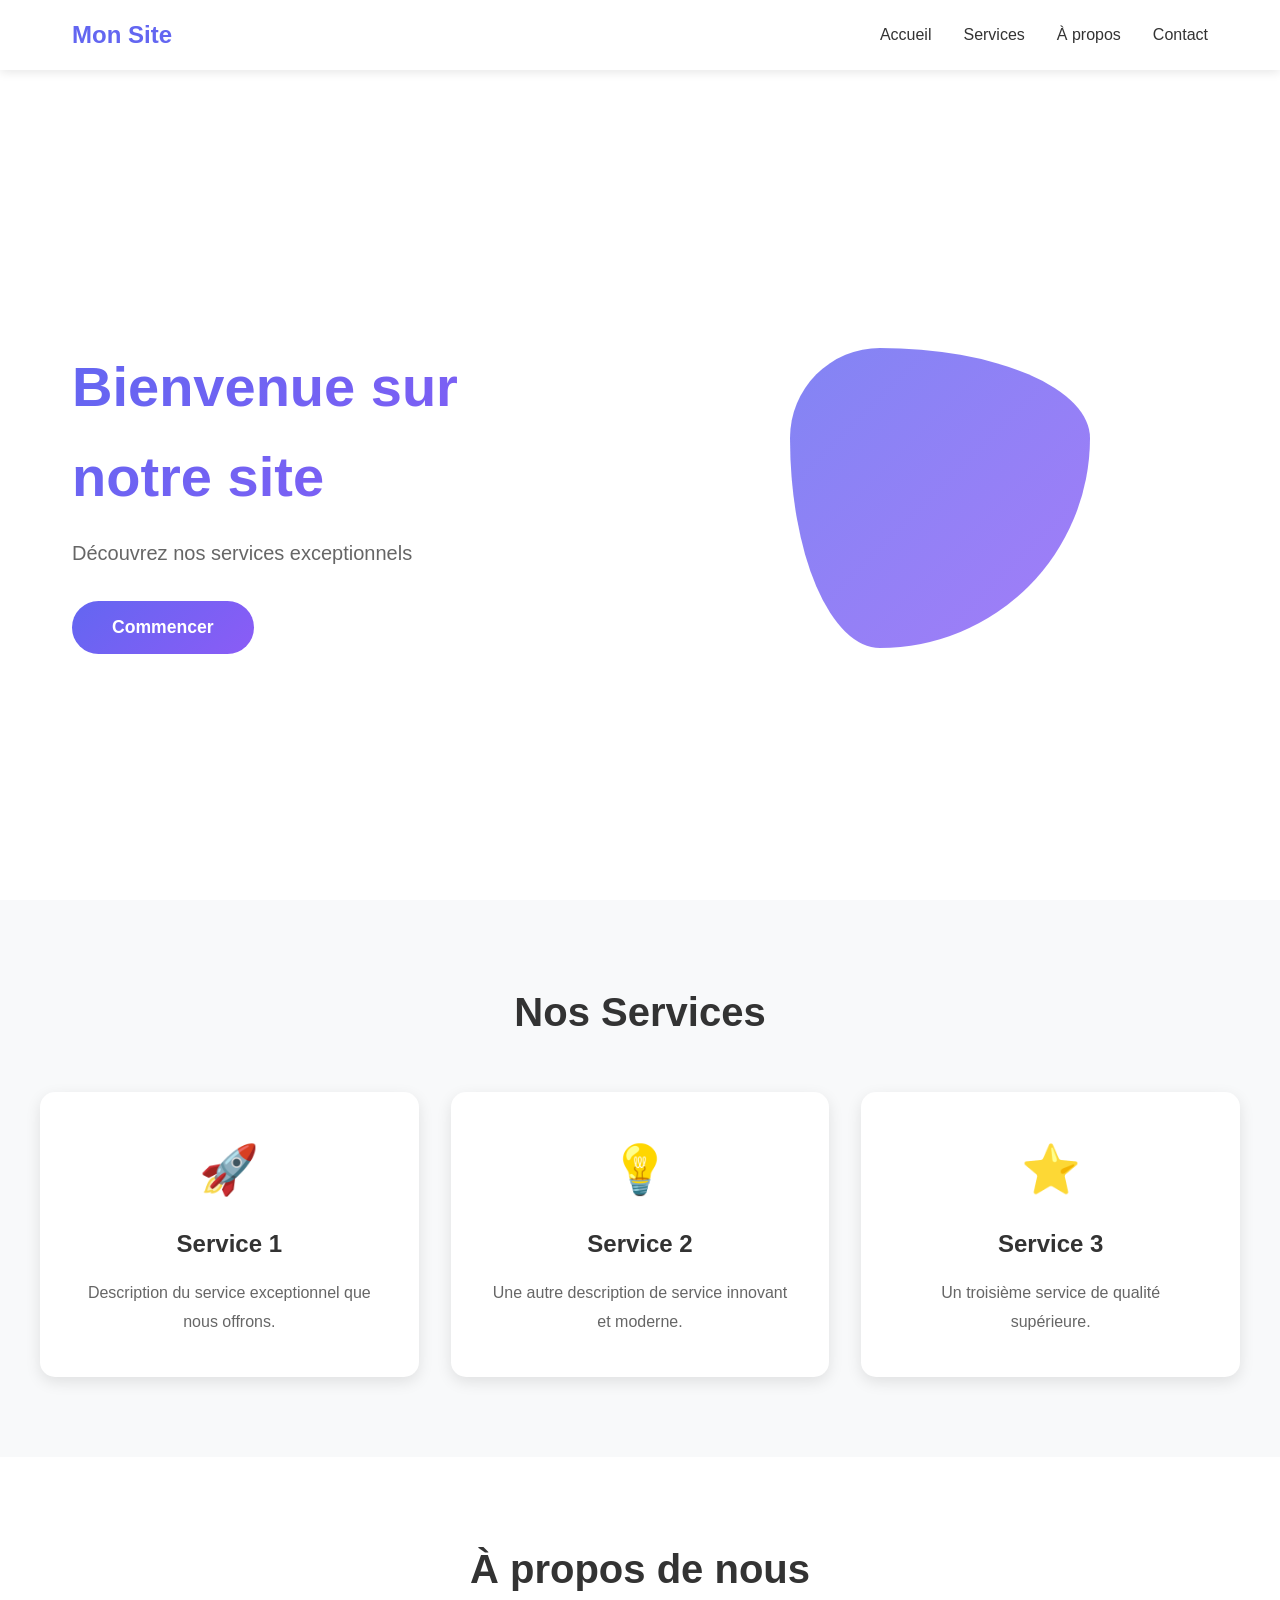
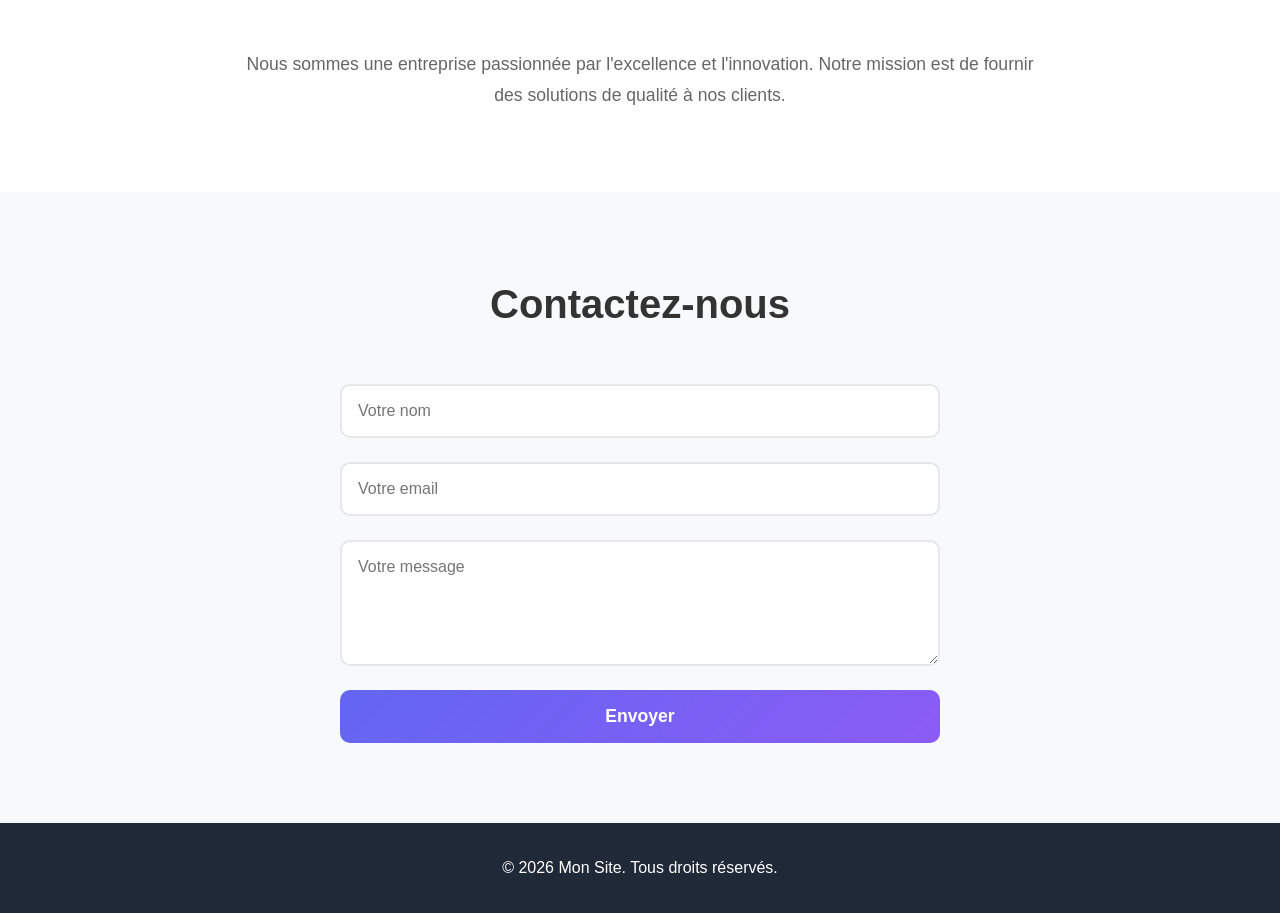
<file: index.html>
<!DOCTYPE html>
<html lang="fr">
<head>
    <meta charset="UTF-8">
    <meta name="viewport" content="width=device-width, initial-scale=1.0">
    <title>Page d'Accueil</title>
    <link rel="stylesheet" href="./assets/css/home.css">
</head>
<body>
    <header class="header">
        <nav class="navbar">
            <div class="logo">Mon Site</div>
            <ul class="nav-menu">
                <li><a href="#accueil">Accueil</a></li>
                <li><a href="#services">Services</a></li>
                <li><a href="#apropos">À propos</a></li>
                <li><a href="#contact">Contact</a></li>
            </ul>
            <div class="hamburger">
                <span></span>
                <span></span>
                <span></span>
            </div>
        </nav>
    </header>

    <main>
        <section id="accueil" class="hero">
            <div class="hero-content">
                <h1 class="hero-title">Bienvenue sur notre site</h1>
                <p class="hero-subtitle">Découvrez nos services exceptionnels</p>
                <button class="cta-button" id="ctaBtn">Commencer</button>
            </div>
            <div class="hero-image">
                <div class="floating-shape"></div>
            </div>
        </section>

        <section id="services" class="services">
            <h2 class="section-title">Nos Services</h2>
            <div class="services-grid">
                <div class="service-card">
                    <div class="service-icon">🚀</div>
                    <h3>Service 1</h3>
                    <p>Description du service exceptionnel que nous offrons.</p>
                </div>
                <div class="service-card">
                    <div class="service-icon">💡</div>
                    <h3>Service 2</h3>
                    <p>Une autre description de service innovant et moderne.</p>
                </div>
                <div class="service-card">
                    <div class="service-icon">⭐</div>
                    <h3>Service 3</h3>
                    <p>Un troisième service de qualité supérieure.</p>
                </div>
            </div>
        </section>

        <section id="apropos" class="about">
            <div class="about-content">
                <h2 class="section-title">À propos de nous</h2>
                <p>Nous sommes une entreprise passionnée par l'excellence et l'innovation. Notre mission est de fournir des solutions de qualité à nos clients.</p>
            </div>
        </section>

        <section id="contact" class="contact">
            <h2 class="section-title">Contactez-nous</h2>
            <form class="contact-form" id="contactForm">
                <input type="text" placeholder="Votre nom" required>
                <input type="email" placeholder="Votre email" required>
                <textarea placeholder="Votre message" rows="5" required></textarea>
                <button type="submit">Envoyer</button>
            </form>
        </section>
    </main>

    <footer class="footer">
        <p>&copy; 2026 Mon Site. Tous droits réservés.</p>
    </footer>

    <script src="./assets/js/home.js"></script>
</body>
</html>
</file>
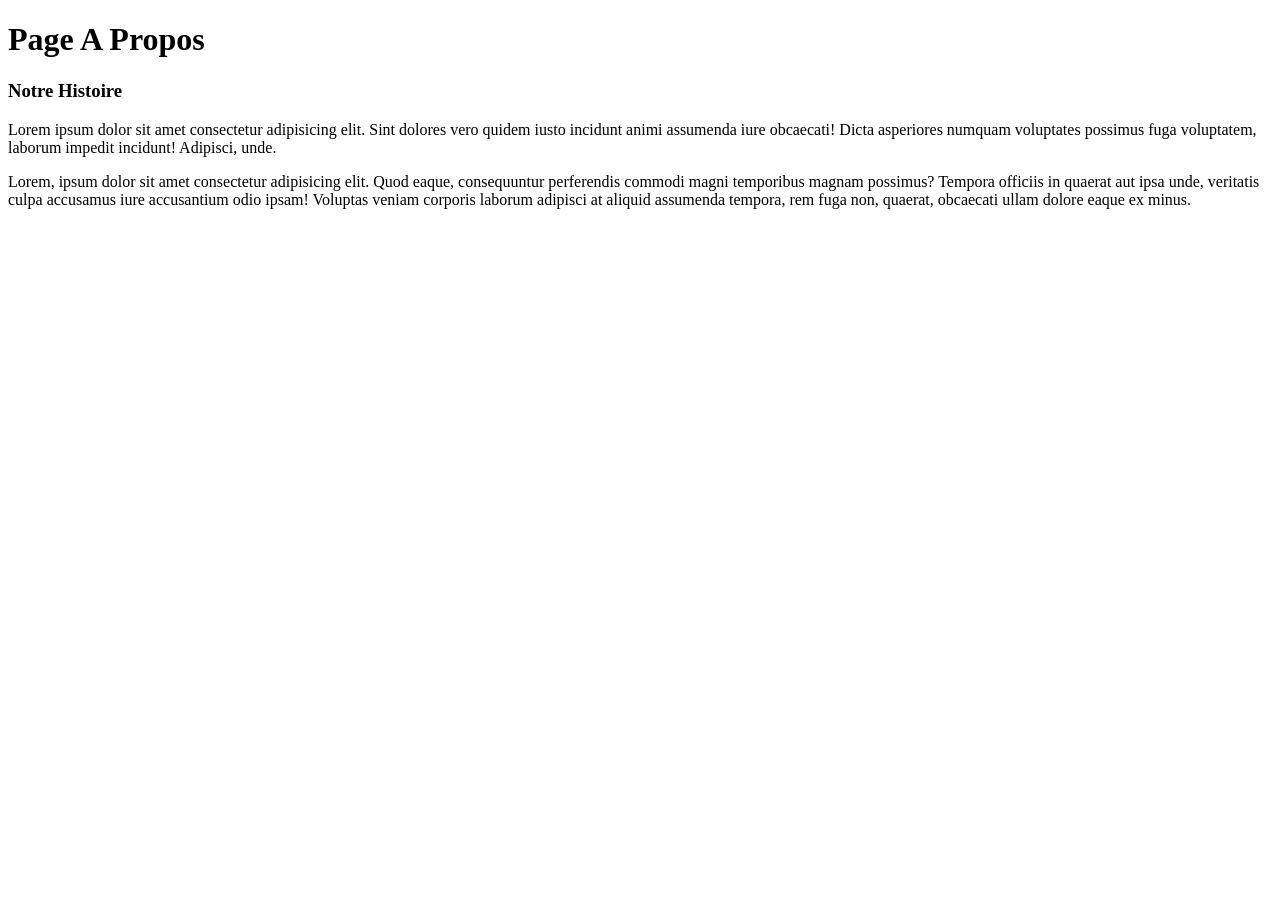
<file: apropos.html>
<!DOCTYPE html>
<html>
<head>
    <meta charset="UTF-8">
    <title>Contact</title>
</head>
<body>

<h1>Page A Propos</h1>
    <div class="histoire">
        <h3> Notre Histoire </h3>
        <p class="text">
            Lorem ipsum dolor sit amet consectetur adipisicing elit. Sint dolores vero quidem iusto incidunt animi assumenda iure obcaecati! Dicta asperiores numquam voluptates possimus fuga voluptatem, laborum impedit incidunt! Adipisci, unde.
        </p>
        <p class="text">
             Lorem, ipsum dolor sit amet consectetur adipisicing elit. Quod eaque, consequuntur perferendis commodi magni temporibus magnam possimus? Tempora officiis in quaerat aut ipsa unde, veritatis culpa accusamus iure accusantium odio ipsam! Voluptas veniam corporis laborum adipisci at aliquid assumenda tempora, rem fuga non, quaerat, obcaecati ullam dolore eaque ex minus.
        </p>
    </div>

</body>
</html>
</file>
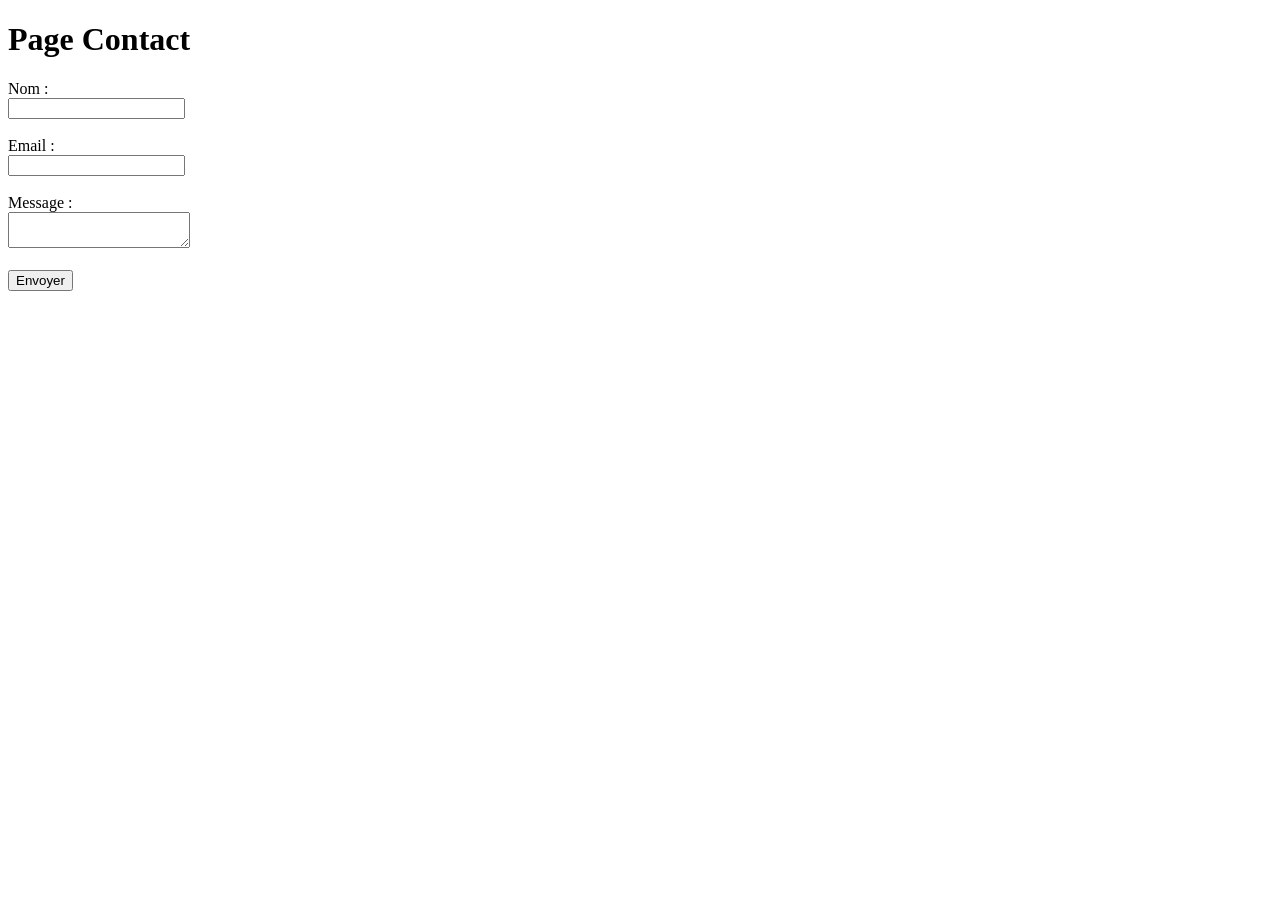
<file: contact.html>
<!DOCTYPE html>
<html>
<head>
    <meta charset="UTF-8">
    <title>Contact</title>
</head>
<body>

<h1>Page Contact</h1>

<form>
    <label>Nom :</label><br>
    <input type="text"><br><br>

    <label>Email :</label><br>
    <input type="email"><br><br>

    <label>Message :</label><br>
    <textarea></textarea><br><br>

    <button>Envoyer</button>
</form>

</body>
</html>
</file>
<file: assets/css/home.css>
* {
    margin: 0;
    padding: 0;
    box-sizing: border-box;
}

body {
    font-family: 'Segoe UI', Tahoma, Geneva, Verdana, sans-serif;
    line-height: 1.6;
    color: #333;
    overflow-x: hidden;
}

/* Header */
.header {
    position: fixed;
    top: 0;
    width: 100%;
    background: rgba(255, 255, 255, 0.95);
    backdrop-filter: blur(10px);
    box-shadow: 0 2px 10px rgba(0, 0, 0, 0.1);
    z-index: 1000;
    transition: all 0.3s ease;
}

.navbar {
    max-width: 1200px;
    margin: 0 auto;
    padding: 1rem 2rem;
    display: flex;
    justify-content: space-between;
    align-items: center;
}

.logo {
    font-size: 1.5rem;
    font-weight: bold;
    color: #6366f1;
}

.nav-menu {
    display: flex;
    list-style: none;
    gap: 2rem;
}

.nav-menu a {
    text-decoration: none;
    color: #333;
    font-weight: 500;
    transition: color 0.3s ease;
    position: relative;
}

.nav-menu a::after {
    content: '';
    position: absolute;
    bottom: -5px;
    left: 0;
    width: 0;
    height: 2px;
    background: #6366f1;
    transition: width 0.3s ease;
}

.nav-menu a:hover {
    color: #6366f1;
}

.nav-menu a:hover::after {
    width: 100%;
}

.hamburger {
    display: none;
    flex-direction: column;
    cursor: pointer;
    gap: 4px;
}

.hamburger span {
    width: 25px;
    height: 3px;
    background: #333;
    transition: all 0.3s ease;
}

/* Hero Section */
.hero {
    min-height: 100vh;
    display: flex;
    align-items: center;
    justify-content: space-between;
    max-width: 1200px;
    margin: 0 auto;
    padding: 8rem 2rem 2rem;
    gap: 4rem;
}

.hero-content {
    flex: 1;
    animation: fadeInUp 1s ease;
}

.hero-title {
    font-size: 3.5rem;
    margin-bottom: 1rem;
    background: linear-gradient(135deg, #6366f1 0%, #8b5cf6 100%);
    -webkit-background-clip: text;
    -webkit-text-fill-color: transparent;
    background-clip: text;
}

.hero-subtitle {
    font-size: 1.25rem;
    color: #666;
    margin-bottom: 2rem;
}

.cta-button {
    padding: 1rem 2.5rem;
    font-size: 1.1rem;
    background: linear-gradient(135deg, #6366f1 0%, #8b5cf6 100%);
    color: white;
    border: none;
    border-radius: 50px;
    cursor: pointer;
    transition: transform 0.3s ease, box-shadow 0.3s ease;
    font-weight: 600;
}

.cta-button:hover {
    transform: translateY(-3px);
    box-shadow: 0 10px 25px rgba(99, 102, 241, 0.4);
}

.cta-button:active {
    transform: translateY(-1px);
}

.hero-image {
    flex: 1;
    display: flex;
    justify-content: center;
    align-items: center;
    position: relative;
}

.floating-shape {
    width: 300px;
    height: 300px;
    background: linear-gradient(135deg, #6366f1 0%, #8b5cf6 100%);
    border-radius: 30% 70% 70% 30% / 30% 30% 70% 70%;
    animation: float 6s ease-in-out infinite;
    opacity: 0.8;
}

/* Services Section */
.services {
    padding: 5rem 2rem;
    background: #f8f9fa;
}

.section-title {
    text-align: center;
    font-size: 2.5rem;
    margin-bottom: 3rem;
    color: #333;
}

.services-grid {
    max-width: 1200px;
    margin: 0 auto;
    display: grid;
    grid-template-columns: repeat(auto-fit, minmax(300px, 1fr));
    gap: 2rem;
}

.service-card {
    background: white;
    padding: 2.5rem;
    border-radius: 15px;
    text-align: center;
    box-shadow: 0 5px 15px rgba(0, 0, 0, 0.1);
    transition: transform 0.3s ease, box-shadow 0.3s ease;
    cursor: pointer;
}

.service-card:hover {
    transform: translateY(-10px);
    box-shadow: 0 15px 30px rgba(0, 0, 0, 0.15);
}

.service-icon {
    font-size: 3rem;
    margin-bottom: 1rem;
}

.service-card h3 {
    font-size: 1.5rem;
    margin-bottom: 1rem;
    color: #333;
}

.service-card p {
    color: #666;
    line-height: 1.8;
}

/* About Section */
.about {
    padding: 5rem 2rem;
    max-width: 1200px;
    margin: 0 auto;
}

.about-content {
    text-align: center;
}

.about-content p {
    font-size: 1.1rem;
    color: #666;
    max-width: 800px;
    margin: 0 auto;
    line-height: 1.8;
}

/* Contact Section */
.contact {
    padding: 5rem 2rem;
    background: #f8f9fa;
}

.contact-form {
    max-width: 600px;
    margin: 0 auto;
    display: flex;
    flex-direction: column;
    gap: 1.5rem;
}

.contact-form input,
.contact-form textarea {
    padding: 1rem;
    border: 2px solid #e5e7eb;
    border-radius: 10px;
    font-size: 1rem;
    font-family: inherit;
    transition: border-color 0.3s ease;
}

.contact-form input:focus,
.contact-form textarea:focus {
    outline: none;
    border-color: #6366f1;
}

.contact-form button {
    padding: 1rem 2rem;
    background: linear-gradient(135deg, #6366f1 0%, #8b5cf6 100%);
    color: white;
    border: none;
    border-radius: 10px;
    font-size: 1.1rem;
    cursor: pointer;
    transition: transform 0.3s ease;
    font-weight: 600;
}

.contact-form button:hover {
    transform: translateY(-2px);
}

/* Footer */
.footer {
    background: #1f2937;
    color: white;
    text-align: center;
    padding: 2rem;
}

/* Animations */
@keyframes fadeInUp {
    from {
        opacity: 0;
        transform: translateY(30px);
    }
    to {
        opacity: 1;
        transform: translateY(0);
    }
}

@keyframes float {
    0%, 100% {
        transform: translateY(0px) rotate(0deg);
    }
    50% {
        transform: translateY(-20px) rotate(5deg);
    }
}

/* Responsive */
@media (max-width: 768px) {
    .hamburger {
        display: flex;
    }

    .nav-menu {
        position: fixed;
        left: -100%;
        top: 70px;
        flex-direction: column;
        background: white;
        width: 100%;
        text-align: center;
        transition: 0.3s;
        box-shadow: 0 10px 27px rgba(0, 0, 0, 0.05);
        padding: 2rem 0;
    }

    .nav-menu.active {
        left: 0;
    }

    .hero {
        flex-direction: column;
        text-align: center;
        padding-top: 6rem;
    }

    .hero-title {
        font-size: 2.5rem;
    }

    .floating-shape {
        width: 200px;
        height: 200px;
    }

    .services-grid {
        grid-template-columns: 1fr;
    }
}
</file>
